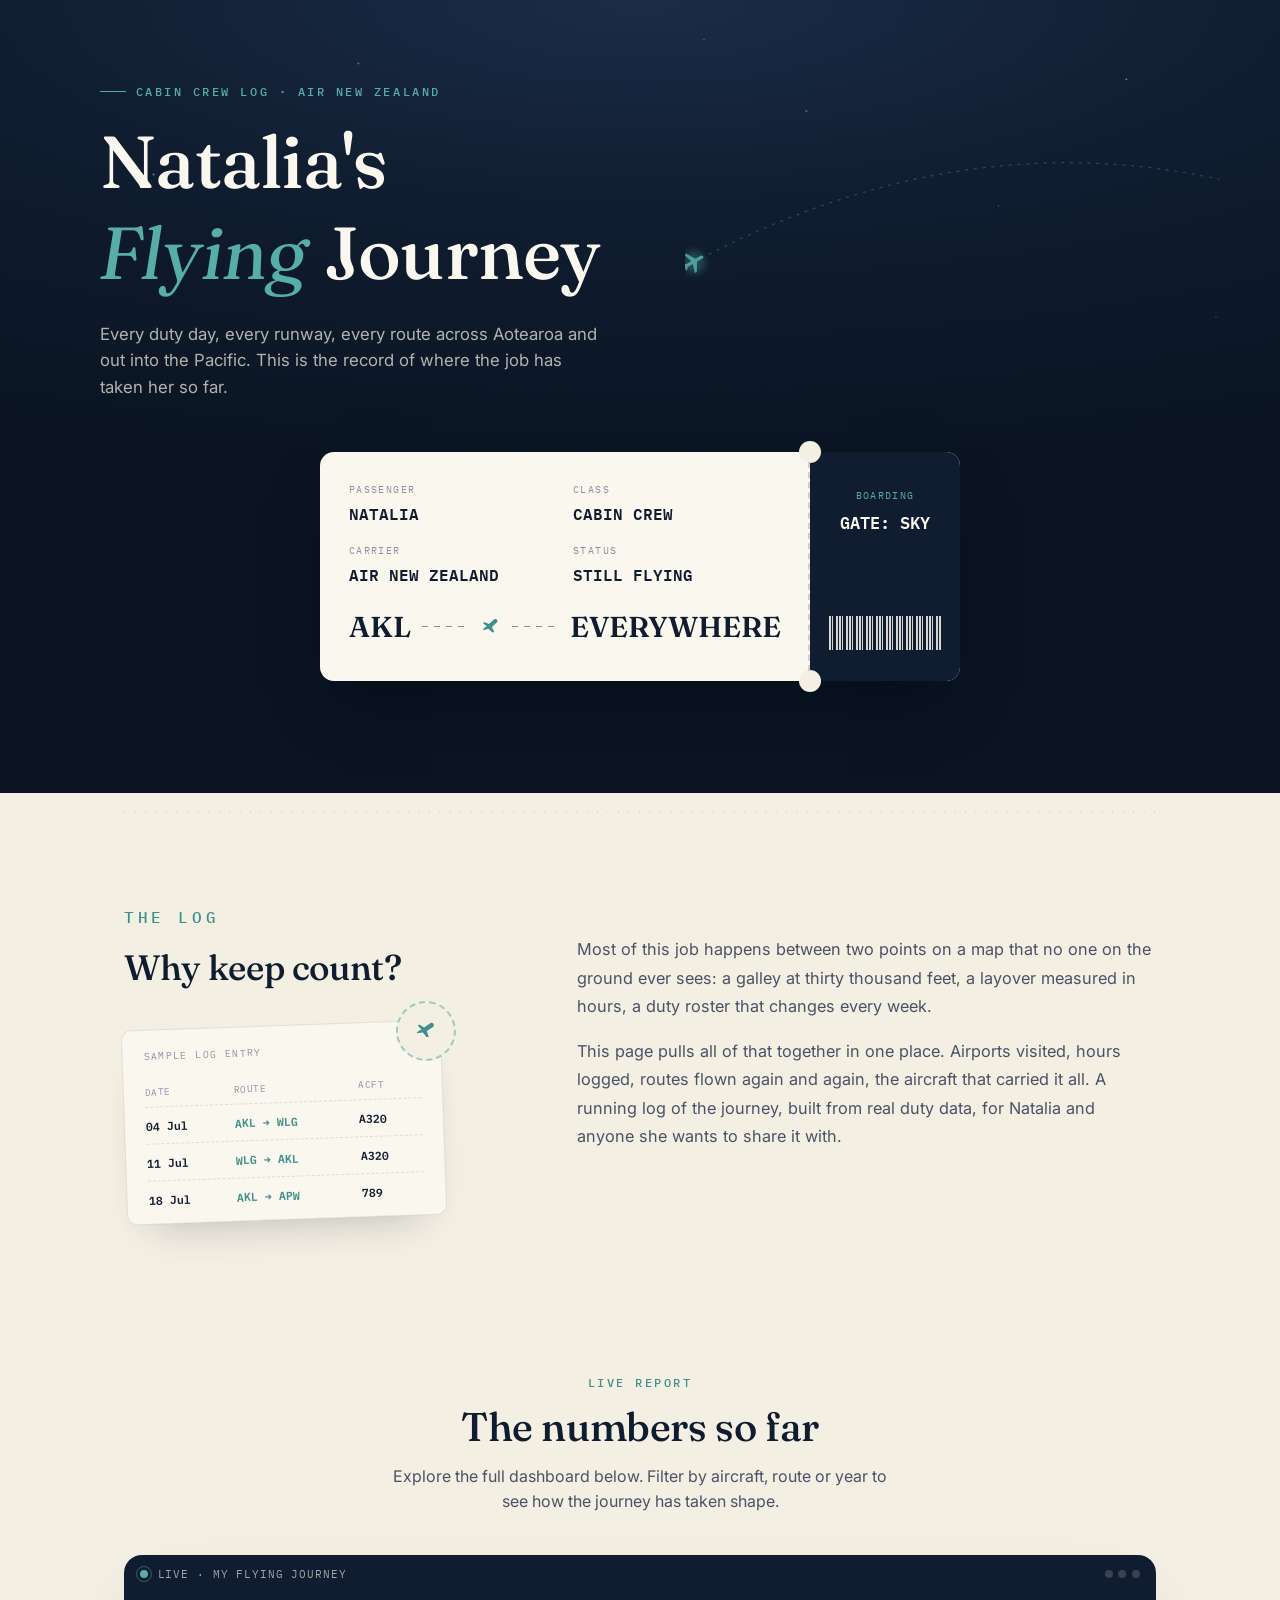
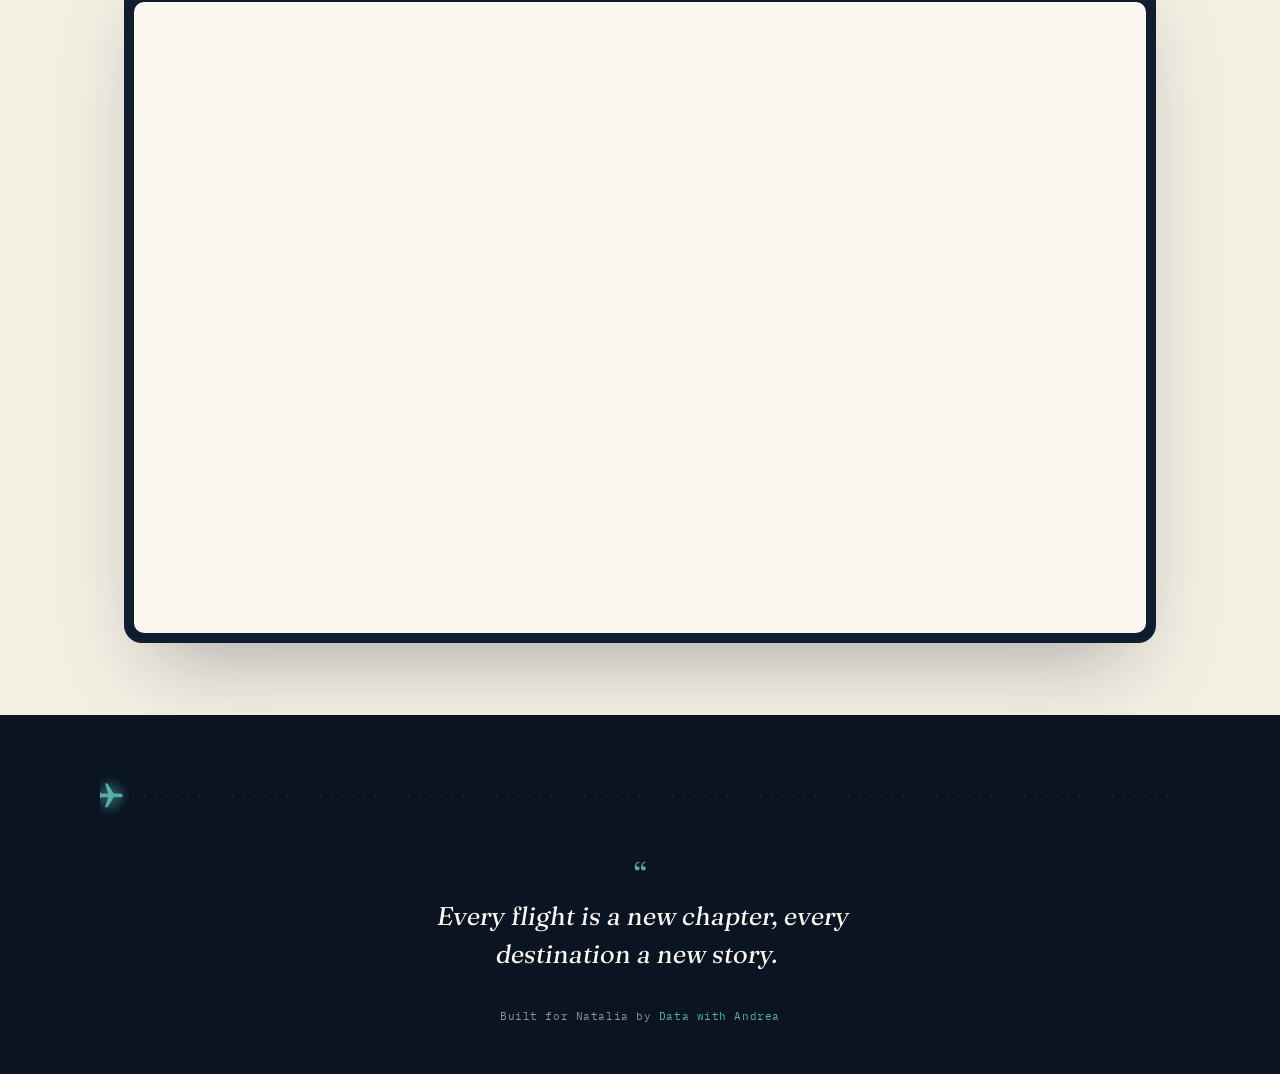
<file: flying-journey/index.html>
<!DOCTYPE html>
<html lang="en">
<head>

  <!-- Google tag (gtag.js) -->
<script async src="https://www.googletagmanager.com/gtag/js?id=G-62H016TDRE"></script>
<script>
  window.dataLayer = window.dataLayer || [];
  function gtag(){dataLayer.push(arguments);}
  gtag('js', new Date());

  gtag('config', 'G-62H016TDRE');
</script>
  
<meta charset="UTF-8">
<meta name="viewport" content="width=device-width, initial-scale=1.0">
<title>Natalia's Flying Journey</title>
<meta name="description" content="A cabin crew log of every flight, route and duty day &mdash; Natalia's Flying Journey with Air New Zealand.">
<meta name="robots" content="noindex, nofollow">

<link rel="preconnect" href="https://fonts.googleapis.com">
<link rel="preconnect" href="https://fonts.gstatic.com" crossorigin>
<link href="https://fonts.googleapis.com/css2?family=Fraunces:opsz,wght@9..144,400;9..144,500;9..144,600&family=IBM+Plex+Mono:wght@400;500;600&family=Inter:wght@400;500;600&display=swap" rel="stylesheet">

<style>
  :root{
    --ink-navy: #101d30;
    --ink-navy-deep: #0a1422;
    --paper: #f4efe3;
    --paper-soft: #faf7ef;
    --teal: #3f8f8a;
    --teal-bright: #57ada7;
    --brass: #c69a3f;
    --slate: #8a93a6;
    --slate-dark: #4a5266;
    --line: rgba(244,239,227,0.18);
    --max-w: 1080px;
  }

  *{ box-sizing: border-box; }

  html{ scroll-behavior: smooth; }

  body{
    margin:0;
    background: var(--paper);
    color: var(--ink-navy);
    font-family: 'Inter', sans-serif;
    -webkit-font-smoothing: antialiased;
    overflow-x: hidden;
  }

  a{ color: inherit; }

  .eyebrow{
    font-family: 'IBM Plex Mono', monospace;
    font-size: 0.72rem;
    letter-spacing: 0.22em;
    text-transform: uppercase;
    font-weight: 500;
  }

  h1, h2{
    font-family: 'Fraunces', serif;
    margin: 0;
    letter-spacing: -0.01em;
    font-optical-sizing: none;
    font-variation-settings: "opsz" 28;
  }

  /* ================= HERO ================= */

  .hero{
    position: relative;
    background:
      radial-gradient(ellipse 120% 60% at 50% 0%, #1a2c47 0%, var(--ink-navy) 45%, var(--ink-navy-deep) 100%);
    color: var(--paper-soft);
    padding: 4.5rem 1.5rem 7rem;
    overflow: hidden;
  }

  .hero::before{
    /* scattered stars */
    content: "";
    position: absolute;
    inset: 0;
    background-image:
      radial-gradient(1.5px 1.5px at 12% 22%, rgba(244,239,227,0.55), transparent),
      radial-gradient(1.5px 1.5px at 28% 8%, rgba(244,239,227,0.4), transparent),
      radial-gradient(1px 1px at 42% 32%, rgba(244,239,227,0.5), transparent),
      radial-gradient(1.5px 1.5px at 63% 14%, rgba(244,239,227,0.45), transparent),
      radial-gradient(1px 1px at 78% 26%, rgba(244,239,227,0.4), transparent),
      radial-gradient(1.5px 1.5px at 88% 10%, rgba(244,239,227,0.5), transparent),
      radial-gradient(1px 1px at 95% 40%, rgba(244,239,227,0.35), transparent),
      radial-gradient(1.5px 1.5px at 8% 45%, rgba(244,239,227,0.3), transparent),
      radial-gradient(1px 1px at 55% 5%, rgba(244,239,227,0.4), transparent);
    pointer-events: none;
  }

  .hero-inner{
    position: relative;
    max-width: var(--max-w);
    margin: 0 auto;
  }

  .hero .eyebrow{
    color: var(--teal-bright);
    display: flex;
    align-items: center;
    gap: 0.6rem;
  }

  .hero .eyebrow::before{
    content: "";
    width: 26px;
    height: 1px;
    background: var(--teal-bright);
    display: inline-block;
  }

  .hero h1{
    font-size: clamp(2.6rem, 7vw, 4.6rem);
    font-weight: 500;
    margin-top: 1.1rem;
    max-width: 14ch;
  }

  .hero h1 em{
    font-style: normal;
    font-weight: 400;
    color: var(--teal-bright);
    display: inline-block;
    transform: skewX(-9deg);
  }

  .hero p.lede{
    margin-top: 1.4rem;
    max-width: 46ch;
    font-size: 1.05rem;
    line-height: 1.6;
    color: rgba(244,239,227,0.72);
  }

  /* Flight path arc across hero */
  .flight-arc{
    position: absolute;
    top: 8%;
    right: -6%;
    width: 62%;
    max-width: 560px;
    opacity: 0.9;
  }

  @keyframes fly-along{
    from{ offset-distance: 0%; }
    to{ offset-distance: 100%; }
  }

  .plane-marker{
    offset-path: path("M10,150 Q310,-10 610,55");
    offset-rotate: 60deg;  /* 2 o'clock target. Icon's nose is drawn pointing at 12 o'clock (-90deg); this value is (desired - (-90)). To retarget: pick your clock hour, convert to degrees with (hour*30-90), then use (that - -90). */
    animation: fly-along 13s linear infinite;
  }

  @media (prefers-reduced-motion: reduce){
    .plane-marker{ animation: none; offset-distance: 62%; }
  }

  /* ================= BOARDING PASS (signature element) ================= */

  .pass-wrap{
    position: relative;
    max-width: 640px;
    margin: 3.2rem auto 0;
  }

  .pass{
    display: grid;
    grid-template-columns: 1fr 150px;
    background: var(--paper-soft);
    color: var(--ink-navy);
    border-radius: 14px;
    box-shadow: 0 30px 60px -20px rgba(4,10,20,0.55);
    overflow: hidden;
  }

  .pass-main{
    padding: 1.9rem 1.8rem;
    position: relative;
    min-width: 0;
  }

  .pass-main::after{
    content:"";
    position:absolute;
    top:10px; bottom:10px; right:0;
    border-right: 2px dashed rgba(16,29,48,0.18);
  }

  .pass-row{
    display:grid;
    grid-template-columns: 1fr 1fr;
    gap: 1rem;
    margin-bottom: 1.1rem;
  }

  .pass-field .k{
    font-family: 'IBM Plex Mono', monospace;
    font-size: 0.62rem;
    letter-spacing: 0.14em;
    text-transform: uppercase;
    color: var(--slate);
    display:block;
    margin-bottom: 0.25rem;
  }

  .pass-field .v{
    font-family: 'IBM Plex Mono', monospace;
    font-size: 1rem;
    font-weight: 600;
    color: var(--ink-navy);
  }

  .pass-route{
    display:flex;
    align-items:center;
    gap: 0.7rem;
    margin: 1.3rem 0 0.4rem;
    min-width: 0;
  }

  .pass-route .code{
    font-family: 'Fraunces', serif;
    font-size: clamp(1.05rem, 6vw, 1.8rem);
    font-weight: 600;
    min-width: 0;
    white-space: nowrap;
    font-optical-sizing: none;
    font-variation-settings: "opsz" 28;
  }

  .pass-route svg{ flex-shrink:0; }

  .pass-route .route-line{
    flex:1;
    height:1px;
    background: repeating-linear-gradient(to right, var(--slate) 0 6px, transparent 6px 12px);
    position: relative;
  }

  .pass-stub{
    background: var(--ink-navy);
    color: var(--paper-soft);
    padding: 1.9rem 1.2rem;
    display:flex;
    flex-direction: column;
    justify-content: space-between;
    align-items: center;
    text-align: center;
    min-width: 0;
  }

  .pass-stub .k{
    font-family: 'IBM Plex Mono', monospace;
    font-size: 0.6rem;
    letter-spacing: 0.14em;
    text-transform: uppercase;
    color: var(--teal-bright);
  }

  .pass-stub .stub-big{
    font-family: 'IBM Plex Mono', monospace;
    font-weight: 600;
    font-size: 1.05rem;
    margin: 0.35rem 0 1rem;
  }

  .barcode{
    width: 100%;
    height: 34px;
    background: repeating-linear-gradient(
      to right,
      var(--paper-soft) 0 2px, transparent 2px 3px,
      var(--paper-soft) 3px 4px, transparent 4px 7px,
      var(--paper-soft) 7px 9px, transparent 9px 10px
    );
    opacity: 0.85;
  }

  .pass-notch{
    position:absolute;
    width:22px; height:22px;
    background: var(--paper);
    border-radius: 50%;
  }
  .pass-notch.left{ left: calc(100% - 150px - 11px); top:-11px; }
  .pass-notch.right{ left: calc(100% - 150px - 11px); bottom:-11px; }

  @media (max-width: 560px){
    .pass{ grid-template-columns: 1fr; }
    .pass-main{ padding: 1.6rem 1.3rem; }
    .pass-main::after{ display:none; border-bottom: 2px dashed rgba(16,29,48,0.18); border-right:none; top:auto; left:10px; right:10px; bottom:0; }
    .pass-notch{ display:none; }
    .pass-route{ gap: 0.4rem; }
    .pass-stub{ flex-direction: row; justify-content: space-between; align-items:center; }
    .barcode{ display:none; }
  }

  /* ================= SECTIONS ================= */

  section{
    max-width: var(--max-w);
    margin: 0 auto;
    padding: 4.5rem 1.5rem;
  }

  .intro{
    display:grid;
    grid-template-columns: 1fr 1.4fr;
    gap: 2.5rem;
    align-items: start;
  }

  .intro > div:last-child{
    margin-top: 2rem;
  }

  .intro .eyebrow{ color: var(--teal); }

  .intro h2{
    font-size: clamp(1.7rem, 3.5vw, 2.2rem);
    font-weight: 500;
    margin-top: 0.8rem;
    line-height: 1.15;
  }

  .intro p{
    font-size: 1.02rem;
    line-height: 1.75;
    color: var(--slate-dark);
    margin: 0 0 1rem;
  }

  .intro p:last-child{ margin-bottom: 0; }

  @media (max-width: 760px){
    .intro{ grid-template-columns: 1fr; }
    .intro > div:last-child{ margin-top: 2.3rem; }
  }

  .log-card{
    position: relative;
    margin-top: 2.3rem;
    max-width: 320px;
    background: var(--paper-soft);
    border: 1px solid rgba(16,29,48,0.1);
    border-radius: 10px;
    padding: 1.2rem 1.3rem 0.4rem;
    transform: rotate(-2deg);
    box-shadow: 0 24px 44px -26px rgba(16,29,48,0.28);
  }

  .log-stamp{
    position: absolute;
    top: -20px;
    right: -16px;
    width: 60px;
    height: 60px;
    border-radius: 50%;
    border: 2px dashed rgba(87,173,167,0.55);
    display: flex;
    align-items: center;
    justify-content: center;
    background: var(--paper);
    transform: rotate(10deg);
  }

  .log-title{
    font-family: 'IBM Plex Mono', monospace;
    font-size: 0.62rem;
    letter-spacing: 0.14em;
    text-transform: uppercase;
    color: var(--slate);
    display: block;
    margin-bottom: 0.9rem;
  }

  .log-row{
    display: grid;
    grid-template-columns: 0.9fr 1.3fr 0.7fr;
    gap: 0.5rem;
    font-family: 'IBM Plex Mono', monospace;
    font-size: 0.72rem;
    padding: 0.5rem 0;
    border-bottom: 1px dashed rgba(16,29,48,0.12);
  }

  .log-row:last-child{ border-bottom: none; }

  .log-row.head{
    color: var(--slate);
    letter-spacing: 0.06em;
    text-transform: uppercase;
    font-size: 0.6rem;
  }

  .log-row.data{ color: var(--ink-navy); font-weight: 600; }

  .log-row.data span:nth-child(2){ color: var(--teal); }

  @media (max-width: 760px){
    .log-card{ margin: 2rem auto 0; }
  }

  /* divider */
  .divider{
    max-width: var(--max-w);
    margin: 0 auto;
    padding: 0 1.5rem;
  }
  .divider svg{ width:100%; height:auto; display:block; }

  /* dashboard frame */
  .dashboard-section .head{
    text-align:center;
    margin-bottom: 2.2rem;
  }
  .dashboard-section .eyebrow{ color: var(--teal); justify-content:center; }
  .dashboard-section .eyebrow::before{ display:none; }
  .dashboard-section h2{
    font-size: clamp(1.8rem, 4vw, 2.5rem);
    font-weight: 500;
    margin-top: 0.6rem;
  }
  .dashboard-section p.sub{
    color: var(--slate-dark);
    max-width: 50ch;
    margin: 0.8rem auto 0;
    line-height: 1.6;
  }

  .dashboard-shell{
    margin-top: 2.5rem;
    background: var(--ink-navy);
    border-radius: 18px;
    overflow: hidden;
    box-shadow: 0 40px 80px -30px rgba(16,29,48,0.35);
  }

  .dashboard-toolbar{
    display:flex;
    align-items:center;
    justify-content: space-between;
    gap: 0.8rem;
    padding: 0.75rem 1rem;
  }

  .dashboard-label{
    display:flex;
    align-items:center;
    gap: 0.6rem;
  }

  .dashboard-status{
    position: relative;
    flex-shrink: 0;
    width: 8px;
    height: 8px;
    border-radius: 50%;
    background: var(--teal-bright);
  }

  .dashboard-status::after{
    content: "";
    position: absolute;
    inset: -4px;
    border: 1.5px solid rgba(87,173,167,0.45);
    border-radius: 50%;
    animation: dashboard-pulse 2.2s ease-out infinite;
  }

  @keyframes dashboard-pulse{
    0%{ transform: scale(0.6); opacity: 1; }
    100%{ transform: scale(1.8); opacity: 0; }
  }

  .dashboard-label span{
    font-family: 'IBM Plex Mono', monospace;
    font-size: 0.68rem;
    letter-spacing: 0.08em;
    text-transform: uppercase;
    color: rgba(244,239,227,0.65);
  }

  .dashboard-decoration{
    display:flex;
    gap: 0.35rem;
  }

  .dashboard-decoration span{
    width: 8px; height: 8px; border-radius: 50%;
    background: rgba(244,239,227,0.18);
  }

  .dashboard-body{
    padding: 0.6rem;
  }

  .embed-frame-inner{
    position: relative;
    width: 100%;
    aspect-ratio: 600 / 373.5;
    min-height: 300px;
    overflow: hidden;
    border-radius: 10px;
    background: var(--paper-soft);
  }

  .embed-frame-inner iframe{
    position: absolute;
    top: 0;
    left: 0;
    width: 100%;
    height: 100%;
    border: none;
  }

  .dashboard-note{
    font-family: 'IBM Plex Mono', monospace;
    font-size: 0.75rem;
    color: var(--slate);
    text-align:center;
    margin-top: 0.9rem;
    display: none;
  }

  @media (max-width: 760px){
    .dashboard-note{ display: block; }
  }

  /* ================= FOOTER ================= */

  footer{
    background: var(--ink-navy-deep);
    color: rgba(244,239,227,0.65);
    padding: 3.5rem 1.5rem 2.5rem;
    text-align:center;
  }

  footer .quote{
    font-family: 'Fraunces', serif;
    font-style: normal;
    font-size: clamp(1.2rem, 2.6vw, 1.6rem);
    color: var(--paper-soft);
    max-width: 32ch;
    margin: 0 auto;
    line-height: 1.5;
    display: inline-block;
    transform: skewX(-9deg);
    font-optical-sizing: none;
    font-variation-settings: "opsz" 28;
  }

  footer .quote-mark{
    color: var(--teal-bright);
    font-family: 'Fraunces', serif;
    font-size: 2rem;
    display:block;
    line-height: 1;
    margin-bottom: 0.4rem;
  }

  footer .credit{
    margin-top: 2.2rem;
    font-family: 'IBM Plex Mono', monospace;
    font-size: 0.7rem;
    letter-spacing: 0.05em;
    color: var(--slate);
  }

  footer .credit a{ color: var(--teal-bright); text-decoration: none; }
  footer .credit a:hover{ text-decoration: underline; }

  .sky-trail{
    width: 100%;
    max-width: var(--max-w);
    margin: 0 auto 2.4rem;
    display: block;
    height: auto;
  }

  @keyframes fly-across{
    from{ offset-distance: 0%; }
    to{ offset-distance: 100%; }
  }

  .plane-marker-2{
    offset-path: path("M10,25 L1070,25");
    offset-rotate: 90deg;  /* 3 o'clock target — see comment on .plane-marker for how this number is derived. */
    animation: fly-across 15s linear infinite;
  }

  @media (prefers-reduced-motion: reduce){
    .plane-marker-2{ animation: none; offset-distance: 50%; }
  }

  /* ================= SCROLL REVEAL ================= */

  .reveal{
    opacity: 0;
    transform: translateY(26px);
    transition: opacity 0.7s ease, transform 0.7s ease;
  }

  .reveal.visible{
    opacity: 1;
    transform: none;
  }

  @media (prefers-reduced-motion: reduce){
    .reveal{ opacity: 1; transform: none; transition: none; }
  }

</style>
</head>
<body>

<header class="hero">
  <div class="hero-inner">
    <p class="eyebrow">CABIN CREW LOG &middot; AIR NEW ZEALAND</p>
    <h1>Natalia's<br><em>Flying</em> Journey</h1>
    <p class="lede">Every duty day, every runway, every route across Aotearoa and out into the Pacific. This is the record of where the job has taken her so far.</p>

    <div class="pass-wrap reveal">
      <div class="pass">
        <div class="pass-notch left"></div>
        <div class="pass-notch right"></div>
        <div class="pass-main">
          <div class="pass-row">
            <div class="pass-field">
              <span class="k">Passenger</span>
              <span class="v">NATALIA</span>
            </div>
            <div class="pass-field">
              <span class="k">Class</span>
              <span class="v">CABIN CREW</span>
            </div>
          </div>
          <div class="pass-row" style="margin-bottom:0;">
            <div class="pass-field">
              <span class="k">Carrier</span>
              <span class="v">AIR NEW ZEALAND</span>
            </div>
            <div class="pass-field">
              <span class="k">Status</span>
              <span class="v">STILL FLYING</span>
            </div>
          </div>
          <div class="pass-route">
            <span class="code">AKL</span>
            <span class="route-line"></span>
            <svg width="20" height="20" viewBox="0 0 24 24" fill="none"><path d="M2 16l7-2 4.5 4.5L16 18l-3-6 6-5.5c1-1 1-2.5 0-3.5-1-1-2.5-1-3.5 0L9.5 8.5 4 6l-1.5 1.5L7 11l-3 2z" fill="#3f8f8a"/></svg>
            <span class="route-line"></span>
            <span class="code">EVERYWHERE</span>
          </div>
        </div>
        <div class="pass-stub">
          <div>
            <span class="k">Boarding</span>
            <div class="stub-big">GATE: SKY</div>
          </div>
          <div class="barcode"></div>
        </div>
      </div>
    </div>

    <svg class="flight-arc" viewBox="0 0 640 220" xmlns="http://www.w3.org/2000/svg" aria-hidden="true">
      <defs>
        <filter id="plane-glow" x="-100%" y="-100%" width="300%" height="300%">
          <feGaussianBlur stdDeviation="4" />
        </filter>
      </defs>
      <path d="M10,150 Q310,-10 610,55" stroke="rgba(87,173,167,0.35)" stroke-width="1.5" stroke-dasharray="2 8" fill="none" stroke-linecap="round"/>
      <g class="plane-marker">
        <circle r="13" fill="#57ada7" opacity="0.35" filter="url(#plane-glow)"/>
        <svg width="30" height="30" viewBox="0 0 24 24" fill="none" x="-15" y="-15">
          <path d="M21 16v-2l-8-5V3.5c0-.83-.67-1.5-1.5-1.5S10 2.67 10 3.5V9l-8 5v2l8-2.5V19l-2 1.5V22l3.5-1 3.5 1v-1.5L13 19v-5.5z" fill="#57ada7"/>
        </svg>
      </g>
    </svg>
  </div>
</header>

<div class="divider" aria-hidden="true">
  <svg viewBox="0 0 1080 40" preserveAspectRatio="none">
    <line x1="0" y1="20" x2="1080" y2="20" stroke="#3f8f8a" stroke-width="1" stroke-dasharray="1 10" opacity="0.4"/>
  </svg>
</div>

<section class="intro">
  <div class="reveal">
    <p class="eyebrow">The Log</p>
    <h2>Why keep count?</h2>

    <div class="log-card">
      <div class="log-stamp" aria-hidden="true">
        <svg width="22" height="22" viewBox="0 0 24 24" fill="none"><path d="M2 16l7-2 4.5 4.5L16 18l-3-6 6-5.5c1-1 1-2.5 0-3.5-1-1-2.5-1-3.5 0L9.5 8.5 4 6l-1.5 1.5L7 11l-3 2z" fill="#3f8f8a"/></svg>
      </div>
      <span class="log-title">Sample log entry</span>
      <div class="log-row head"><span>Date</span><span>Route</span><span>Acft</span></div>
      <div class="log-row data"><span>04 Jul</span><span>AKL &rarr; WLG</span><span>A320</span></div>
      <div class="log-row data"><span>11 Jul</span><span>WLG &rarr; AKL</span><span>A320</span></div>
      <div class="log-row data"><span>18 Jul</span><span>AKL &rarr; APW</span><span>789</span></div>
    </div>
  </div>
  <div class="reveal">
    <p>Most of this job happens between two points on a map that no one on the ground ever sees: a galley at thirty thousand feet, a layover measured in hours, a duty roster that changes every week.</p>
    <p>This page pulls all of that together in one place. Airports visited, hours logged, routes flown again and again, the aircraft that carried it all. A running log of the journey, built from real duty data, for Natalia and anyone she wants to share it with.</p>
  </div>
</section>

<section class="dashboard-section">
  <div class="head reveal">
    <p class="eyebrow">Live report</p>
    <h2>The numbers so far</h2>
    <p class="sub">Explore the full dashboard below. Filter by aircraft, route or year to see how the journey has taken shape.</p>
  </div>

  <div class="dashboard-shell reveal">
    <div class="dashboard-toolbar">
      <div class="dashboard-label">
        <span class="dashboard-status" aria-hidden="true"></span>
        <span>Live &middot; My Flying Journey</span>
      </div>
      <div class="dashboard-decoration" aria-hidden="true">
        <span></span><span></span><span></span>
      </div>
    </div>
    <div class="dashboard-body">
      <div class="embed-frame-inner">
        <iframe
          title="Flight Insights"
          src="https://app.powerbi.com/view?r=eyJrIjoiNzMwYzAxNmUtMmIwYi00ODljLWEzYjEtYTQ3N2E1NzliMjliIiwidCI6ImFkNWEwYmM3LWM4YjMtNDMzNC04NzNlLWJkODQ1NzMxMGIzZSJ9"
          allowfullscreen>
        </iframe>
      </div>
    </div>
  </div>
  <p class="dashboard-note">&#8635; on a phone, turn it sideways for the full dashboard view</p>
</section>

<footer>
  <svg class="sky-trail" viewBox="0 0 1080 50" xmlns="http://www.w3.org/2000/svg" aria-hidden="true">
    <line x1="0" y1="25" x2="1080" y2="25" stroke="#57ada7" stroke-width="1" stroke-dasharray="1 10" opacity="0.4"/>
    <g class="plane-marker-2">
      <circle r="13" fill="#57ada7" opacity="0.35" filter="url(#plane-glow)"/>
      <svg width="30" height="30" viewBox="0 0 24 24" fill="none" x="-15" y="-15">
        <path d="M21 16v-2l-8-5V3.5c0-.83-.67-1.5-1.5-1.5S10 2.67 10 3.5V9l-8 5v2l8-2.5V19l-2 1.5V22l3.5-1 3.5 1v-1.5L13 19v-5.5z" fill="#57ada7"/>
      </svg>
    </g>
  </svg>
  <div class="reveal">
    <span class="quote-mark">&ldquo;</span>
    <p class="quote">Every flight is a new chapter, every destination a new story.</p>
    <p class="credit">Built for Natalia by <a href="https://datawithandrea.com.au">Data with Andrea</a></p>
  </div>
</footer>

<script>
  var revealElements = document.querySelectorAll('.reveal');

  if ('IntersectionObserver' in window) {
    var revealObserver = new IntersectionObserver(function (entries, observer) {
      entries.forEach(function (entry) {
        if (entry.isIntersecting) {
          entry.target.classList.add('visible');
          observer.unobserve(entry.target);
        }
      });
    }, { threshold: 0.12 });

    revealElements.forEach(function (element) {
      revealObserver.observe(element);
    });
  } else {
    revealElements.forEach(function (element) {
      element.classList.add('visible');
    });
  }
</script>

</body>
</html>
</file>
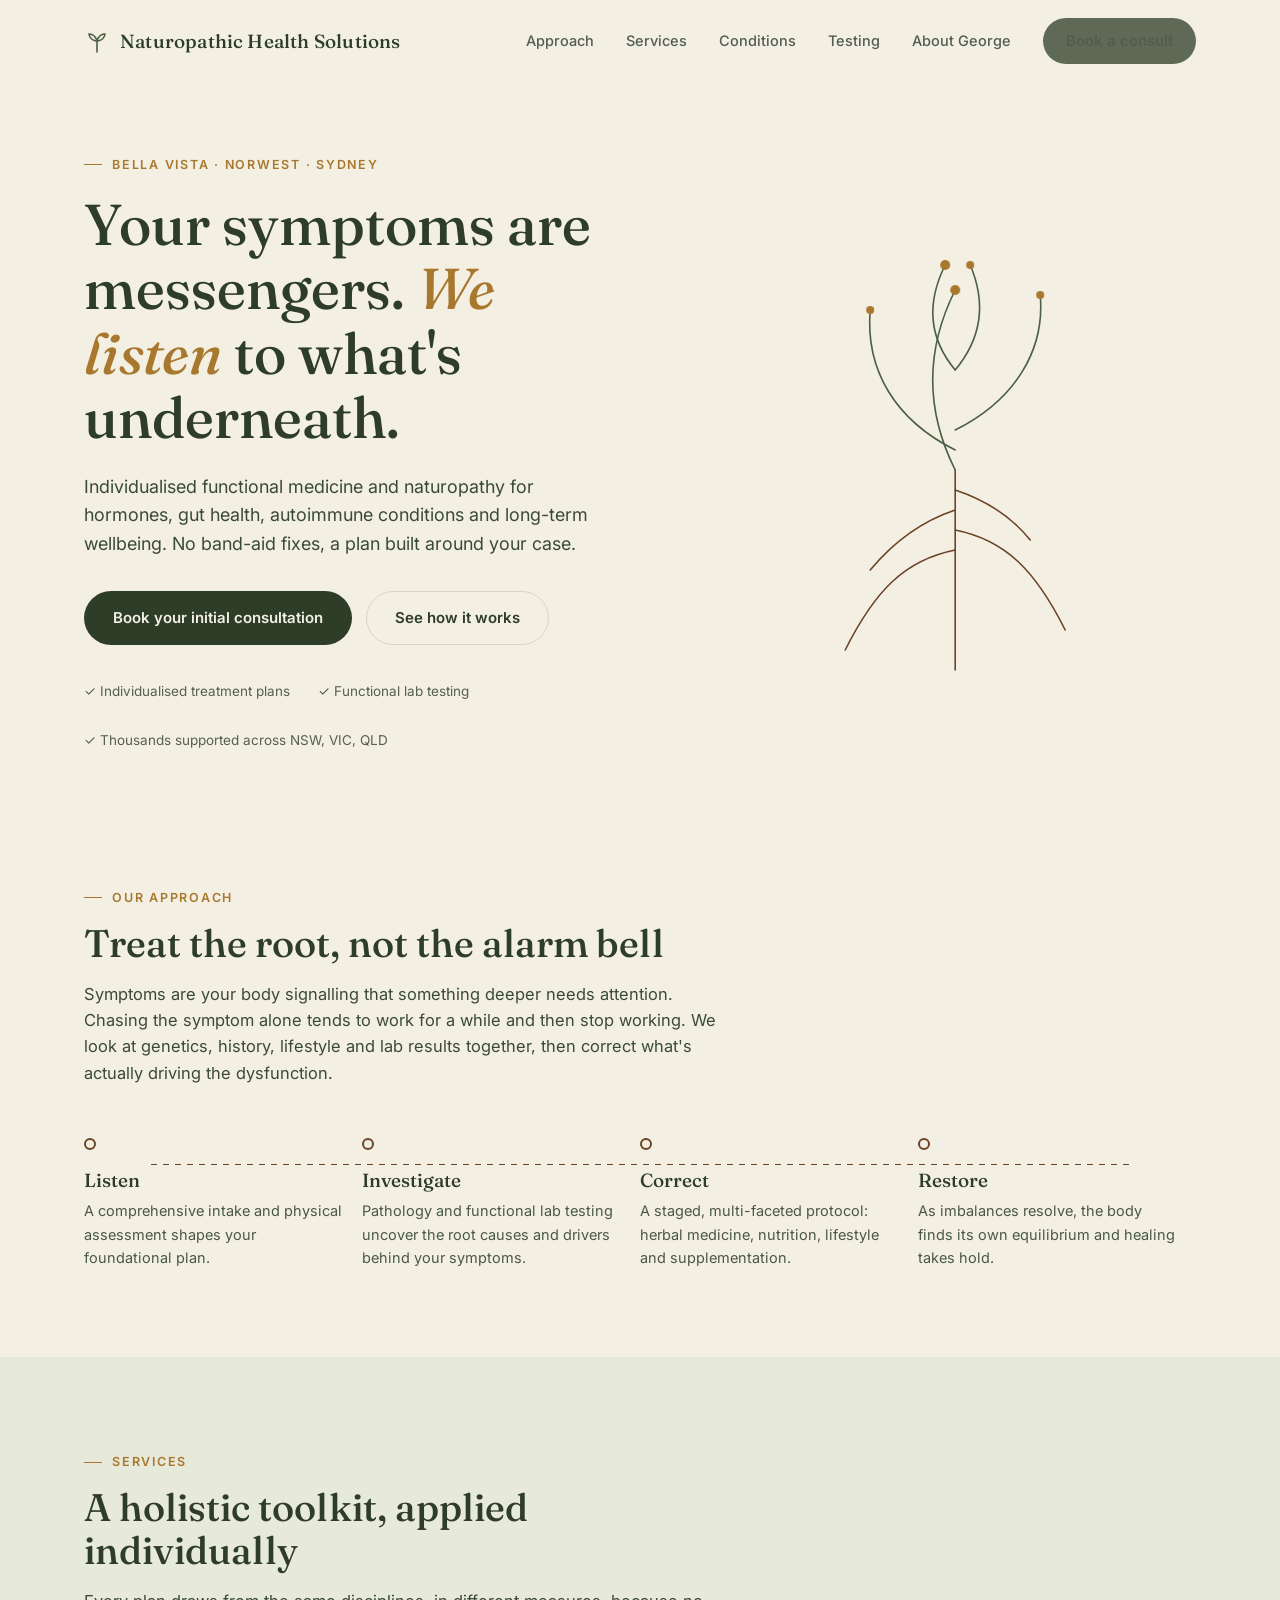
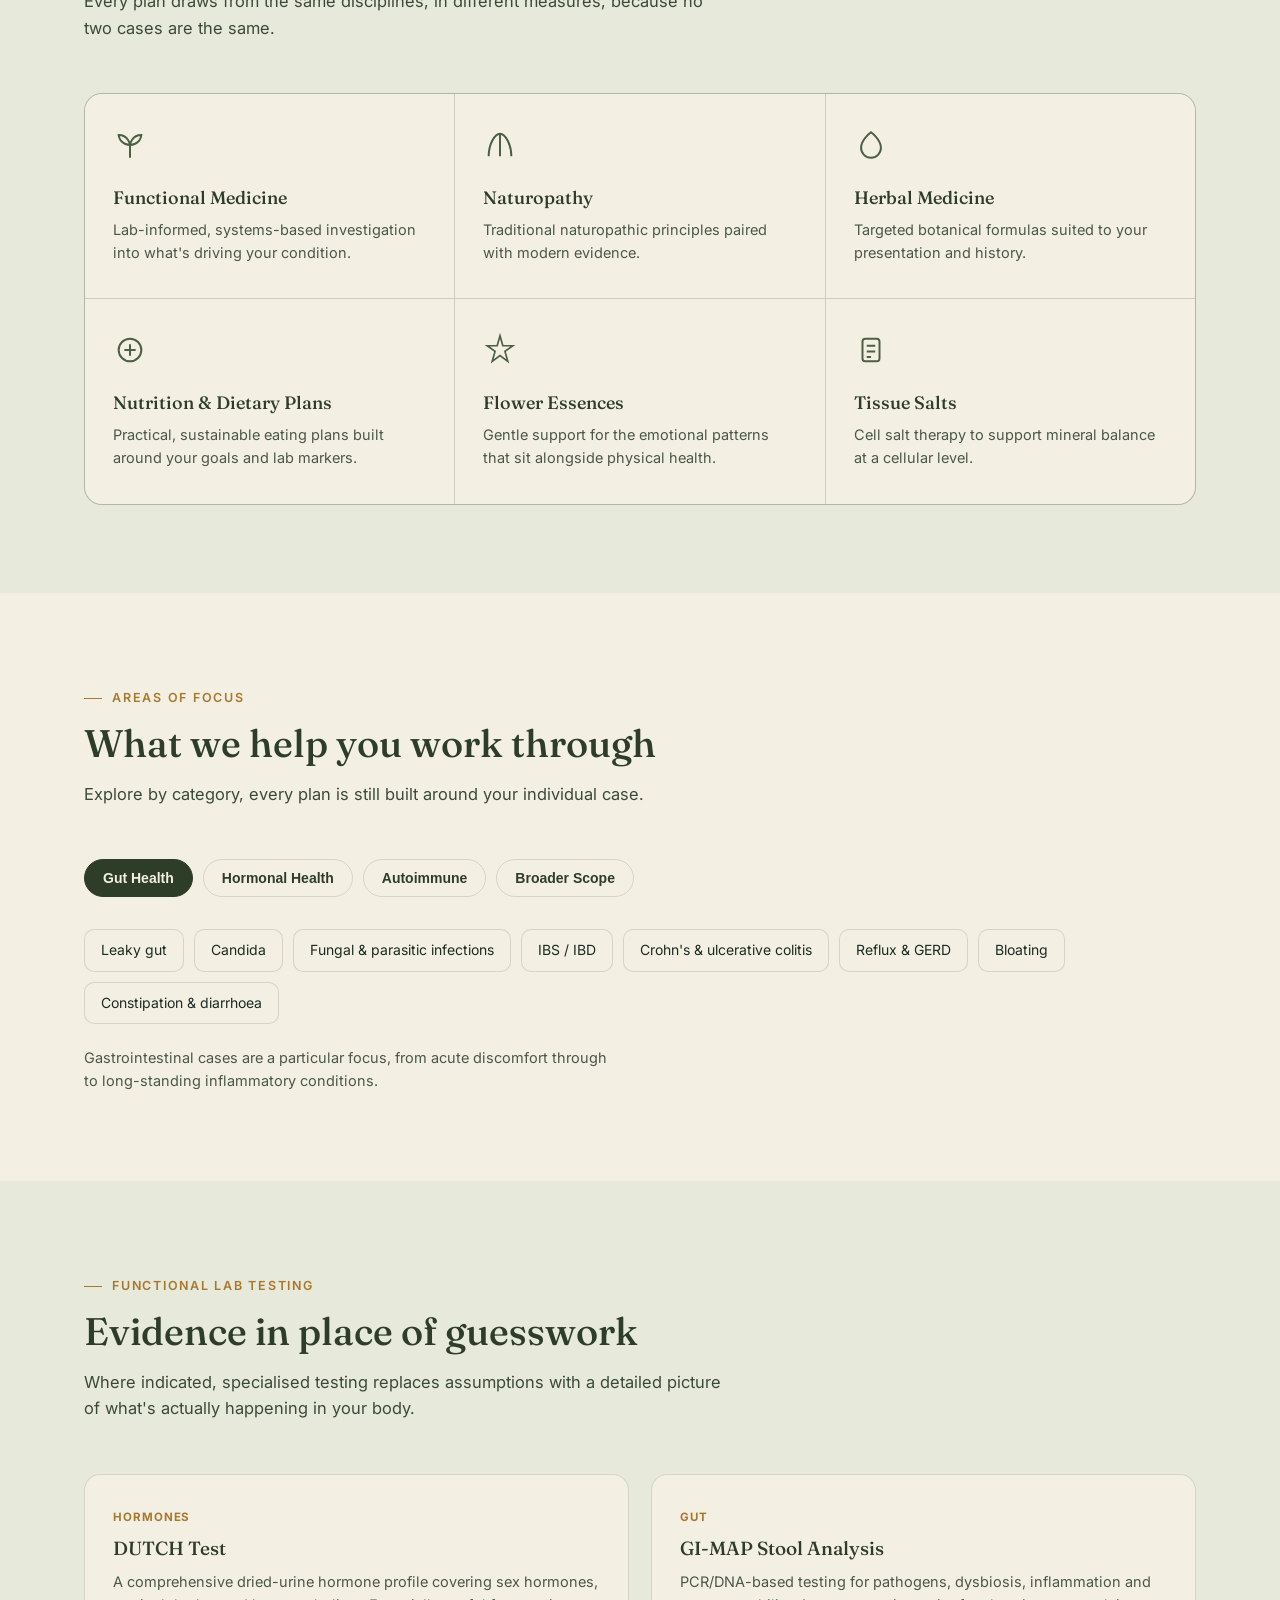
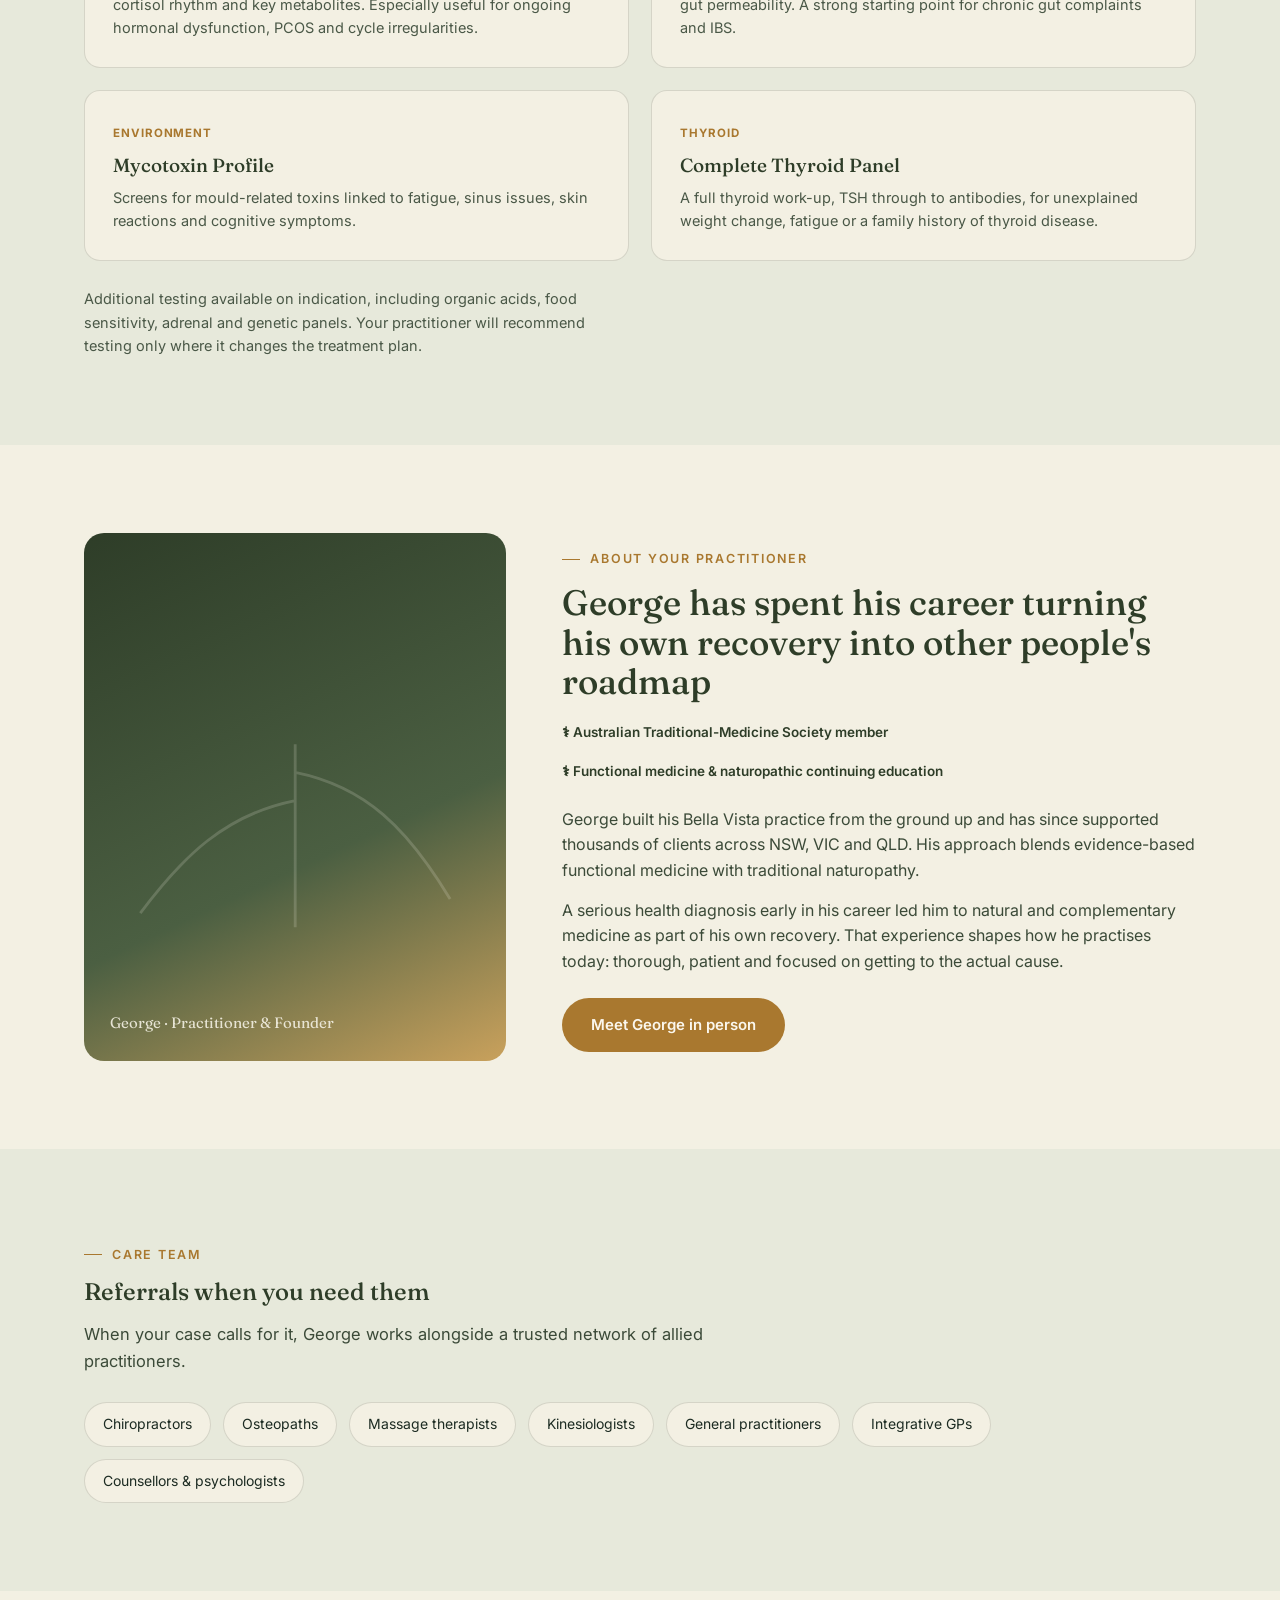
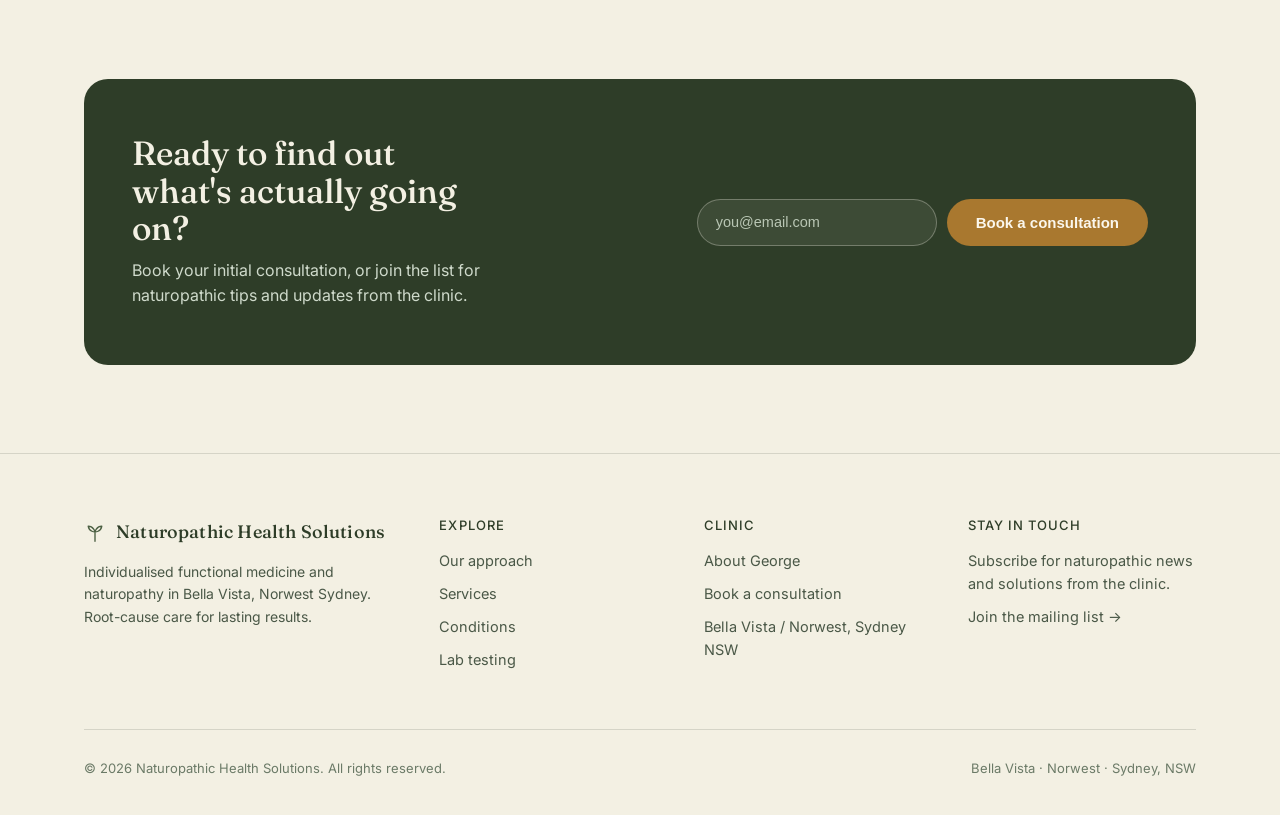
<file: naturopath/Index.html>
<!DOCTYPE html>
<html lang="en">
<head>
<meta charset="UTF-8">
<meta name="viewport" content="width=device-width, initial-scale=1.0">
<title>Naturopathic Health Solutions | Functional Medicine &amp; Naturopathy, Bella Vista</title>
<meta name="description" content="Naturopathic Health Solutions offers individualised functional medicine and naturopathy in Bella Vista, Norwest Sydney. Root-cause care for hormones, gut health, autoimmune conditions and more.">
<link rel="preconnect" href="https://fonts.googleapis.com">
<link rel="preconnect" href="https://fonts.gstatic.com" crossorigin>
<link href="https://fonts.googleapis.com/css2?family=Fraunces:opsz,wght@9..144,300;9..144,400;9..144,500;9..144,600&family=Inter:wght@400;500;600&display=swap" rel="stylesheet">
<style>
  :root{
    --ink:#1C2B22;
    --paper:#F3F0E3;
    --moss:#4B5F42;
    --moss-deep:#2E3D28;
    --gold:#A9782F;
    --gold-light:#C9A15C;
    --root:#6B4226;
    --mist:#E7E9DB;
    --line: rgba(28,43,34,0.14);
    --max: 1160px;
  }
  *{box-sizing:border-box;}
  html{scroll-behavior:smooth;}
  body{
    margin:0;
    background:var(--paper);
    color:var(--ink);
    font-family:'Inter', -apple-system, BlinkMacSystemFont, sans-serif;
    font-size:16px;
    line-height:1.6;
    -webkit-font-smoothing:antialiased;
  }
  h1,h2,h3,h4{
    font-family:'Fraunces', Georgia, serif;
    font-weight:500;
    line-height:1.12;
    margin:0;
    color:var(--moss-deep);
  }
  p{margin:0;}
  a{color:inherit;text-decoration:none;}
  img{max-width:100%;display:block;}
  .wrap{max-width:var(--max); margin:0 auto; padding:0 24px;}
  .eyebrow{
    font-size:12.5px;
    letter-spacing:.14em;
    text-transform:uppercase;
    color:var(--gold);
    font-weight:600;
    display:inline-flex;
    align-items:center;
    gap:10px;
  }
  .eyebrow::before{
    content:"";
    width:18px; height:1px;
    background:var(--gold);
    display:inline-block;
  }
  .btn{
    display:inline-flex;
    align-items:center;
    justify-content:center;
    gap:8px;
    padding:14px 28px;
    border-radius:999px;
    font-weight:600;
    font-size:15px;
    cursor:pointer;
    border:1px solid transparent;
    transition:transform .25s ease, background .25s ease, box-shadow .25s ease;
    white-space:nowrap;
  }
  .btn-primary{background:var(--moss-deep); color:var(--paper);}
  .btn-primary:hover{transform:translateY(-2px); box-shadow:0 10px 24px -8px rgba(46,61,40,.55);}
  .btn-ghost{border-color:var(--line); color:var(--moss-deep); background:transparent;}
  .btn-ghost:hover{border-color:var(--moss-deep);}
  .btn-gold{background:var(--gold); color:#FBF7ED;}
  .btn-gold:hover{transform:translateY(-2px); box-shadow:0 10px 24px -8px rgba(169,120,47,.6);}

  /* ---------- NAV ---------- */
  header{
    position:sticky; top:0; z-index:50;
    background:rgba(243,240,227,.86);
    backdrop-filter:blur(10px);
    border-bottom:1px solid transparent;
    transition:border-color .3s ease;
  }
  header.scrolled{border-bottom-color:var(--line);}
  nav{
    max-width:var(--max); margin:0 auto; padding:18px 24px;
    display:flex; align-items:center; justify-content:space-between;
  }
  .logo{
    font-family:'Fraunces', serif;
    font-size:19px;
    font-weight:500;
    color:var(--moss-deep);
    display:flex; align-items:center; gap:10px;
    letter-spacing:.01em;
  }
  .logo svg{flex-shrink:0;}
  .nav-links{display:flex; gap:32px; align-items:center; font-size:14.5px; font-weight:500;}
  .nav-links a{color:var(--ink); opacity:.75; transition:opacity .2s;}
  .nav-links a:hover{opacity:1;}
  .nav-cta{display:none;}
  .menu-btn{display:none; background:none; border:none; cursor:pointer; padding:6px;}
  .menu-btn span{display:block; width:22px; height:2px; background:var(--ink); margin:5px 0; border-radius:2px;}

  @media (max-width:900px){
    .nav-links{
      position:fixed; inset:0 0 0 auto; height:100vh; width:78%; max-width:340px;
      background:var(--paper); flex-direction:column; justify-content:center; align-items:flex-start;
      padding:40px; gap:26px; font-size:19px;
      transform:translateX(100%); transition:transform .35s ease;
      box-shadow:-20px 0 60px -20px rgba(0,0,0,.2);
    }
    .nav-links.open{transform:translateX(0);}
    .menu-btn{display:block;}
  }

  /* ---------- HERO ---------- */
  .hero{
    position:relative; overflow:hidden;
    padding:64px 0 40px;
  }
  .hero-grid{
    display:grid; grid-template-columns:1.1fr .9fr; gap:40px; align-items:center;
  }
  .hero h1{
    font-size:clamp(2.4rem, 5vw, 3.6rem);
    margin:18px 0 22px;
    max-width:15ch;
  }
  .hero h1 em{
    font-style:italic; color:var(--gold);
  }
  .hero p.sub{
    font-size:18px; max-width:46ch; color:#3B4A38; margin-bottom:32px;
  }
  .hero-ctas{display:flex; gap:14px; flex-wrap:wrap; margin-bottom:36px;}
  .hero-trust{
    display:flex; gap:28px; flex-wrap:wrap; font-size:13.5px; color:var(--moss-deep); opacity:.8;
  }
  .hero-trust div{display:flex; align-items:center; gap:8px;}
  .hero-art{position:relative; height:480px;}
  .root-svg{width:100%; height:100%;}
  .root-svg path{
    fill:none; stroke:var(--root); stroke-width:1.6; stroke-linecap:round;
    stroke-dasharray:600; stroke-dashoffset:600;
    animation:grow 2.4s ease-out forwards;
  }
  .root-svg path.leaf{stroke:var(--moss); animation-delay:.6s;}
  .root-svg circle{fill:var(--gold); opacity:0; animation:fadeIn .8s ease forwards;}
  @keyframes grow{ to{stroke-dashoffset:0;} }
  @keyframes fadeIn{ to{opacity:1;} }
  @media (prefers-reduced-motion: reduce){
    .root-svg path{animation:none; stroke-dashoffset:0;}
    .root-svg circle{animation:none; opacity:1;}
  }

  @media (max-width:900px){
    .hero-grid{grid-template-columns:1fr;}
    .hero-art{height:280px; order:-1;}
  }

  /* ---------- SECTION SCAFFOLD ---------- */
  section{padding:88px 0;}
  .section-head{max-width:640px; margin-bottom:52px;}
  .section-head h2{font-size:clamp(1.7rem,3.2vw,2.4rem); margin-top:14px;}
  .section-head p{margin-top:16px; font-size:16.5px; color:#3B4A38;}
  .alt{background:var(--mist);}

  /* ---------- PHILOSOPHY / PROCESS ---------- */
  .process{display:grid; grid-template-columns:repeat(4,1fr); gap:0; position:relative;}
  .process::before{
    content:""; position:absolute; top:26px; left:6%; right:6%; height:1px;
    background:repeating-linear-gradient(to right, var(--root) 0 6px, transparent 6px 12px);
  }
  .p-step{position:relative; padding-right:20px;}
  .p-dot{
    width:12px; height:12px; border-radius:50%; background:var(--paper); border:2px solid var(--root);
    margin-bottom:20px; position:relative; z-index:2;
  }
  .p-step h3{font-size:19px; margin-bottom:8px;}
  .p-step p{font-size:14.5px; color:#4A5847;}
  @media (max-width:900px){
    .process{grid-template-columns:1fr; gap:28px;}
    .process::before{display:none;}
  }

  /* ---------- SERVICES ---------- */
  .services-grid{display:grid; grid-template-columns:repeat(3,1fr); gap:1px; background:var(--line); border:1px solid var(--line); border-radius:18px; overflow:hidden;}
  .service{background:var(--paper); padding:34px 28px; transition:background .25s ease;}
  .service:hover{background:var(--mist);}
  .service .icon{width:34px; height:34px; margin-bottom:18px; color:var(--moss);}
  .service h3{font-size:18px; margin-bottom:10px;}
  .service p{font-size:14.5px; color:#4A5847;}
  @media (max-width:900px){ .services-grid{grid-template-columns:1fr;} }

  /* ---------- CONDITIONS ---------- */
  .cond-tabs{display:flex; gap:10px; flex-wrap:wrap; margin-bottom:32px;}
  .cond-tab{
    padding:10px 18px; border-radius:999px; border:1px solid var(--line); font-size:14px; font-weight:600;
    cursor:pointer; background:transparent; color:var(--moss-deep);
  }
  .cond-tab.active{background:var(--moss-deep); color:var(--paper); border-color:var(--moss-deep);}
  .cond-panel{display:none;}
  .cond-panel.active{display:block;}
  .pill-cloud{display:flex; flex-wrap:wrap; gap:10px;}
  .pill{
    padding:9px 16px; background:var(--paper); border:1px solid var(--line); border-radius:10px;
    font-size:14px; color:var(--ink);
  }
  .cond-note{margin-top:22px; font-size:14.5px; color:#4A5847; max-width:60ch;}

  /* ---------- TESTING ---------- */
  .test-grid{display:grid; grid-template-columns:repeat(2,1fr); gap:22px;}
  .test-card{
    background:var(--paper); border:1px solid var(--line); border-radius:16px; padding:28px;
  }
  .test-card .tag{font-size:11.5px; letter-spacing:.08em; text-transform:uppercase; color:var(--gold); font-weight:700;}
  .test-card h3{font-size:19px; margin:10px 0 10px;}
  .test-card p{font-size:14.5px; color:#4A5847;}
  @media (max-width:760px){ .test-grid{grid-template-columns:1fr;} }

  /* ---------- ABOUT ---------- */
  .about-grid{display:grid; grid-template-columns:.8fr 1.2fr; gap:56px; align-items:center;}
  .about-portrait{
    aspect-ratio:4/5; border-radius:20px;
    background:linear-gradient(155deg, var(--moss-deep), var(--moss) 60%, var(--gold-light));
    position:relative; overflow:hidden;
    display:flex; align-items:flex-end; padding:26px;
  }
  .about-portrait span{
    font-family:'Fraunces', serif; color:#F3F0E3; font-size:15px; opacity:.9;
  }
  .about-portrait svg{position:absolute; inset:0; opacity:.18;}
  .about-copy .credentials{
    display:flex; gap:18px; flex-wrap:wrap; margin:20px 0 24px; font-size:13.5px; color:var(--moss-deep); font-weight:600;
  }
  .about-copy .credentials div{display:flex; align-items:center; gap:8px;}
  .about-copy p{font-size:16px; color:#3B4A38; margin-bottom:14px;}
  @media (max-width:860px){ .about-grid{grid-template-columns:1fr;} }

  /* ---------- CARE TEAM ---------- */
  .team-strip{display:flex; flex-wrap:wrap; gap:12px;}
  .team-pill{
    padding:10px 18px; border:1px solid var(--line); border-radius:999px; font-size:14px; background:var(--paper);
  }

  /* ---------- CTA BANNER ---------- */
  .cta-banner{
    background:var(--moss-deep); color:var(--paper); border-radius:24px; padding:56px 48px;
    display:flex; justify-content:space-between; align-items:center; gap:32px; flex-wrap:wrap;
    position:relative; overflow:hidden;
  }
  .cta-banner h2{color:var(--paper); font-size:clamp(1.6rem,3vw,2.1rem); max-width:16ch;}
  .cta-banner p{color:#CFDACB; margin-top:10px; max-width:40ch;}
  .cta-form{display:flex; gap:10px; flex-wrap:wrap;}
  .cta-form input{
    padding:14px 18px; border-radius:999px; border:1px solid rgba(243,240,227,.3); background:rgba(243,240,227,.08);
    color:var(--paper); font-size:14.5px; min-width:240px;
  }
  .cta-form input::placeholder{color:#B9C6B4;}

  /* ---------- FOOTER ---------- */
  footer{padding:64px 0 36px; border-top:1px solid var(--line);}
  .foot-grid{display:grid; grid-template-columns:1.4fr 1fr 1fr 1fr; gap:36px; margin-bottom:48px;}
  .foot-brand p{font-size:14px; color:#4A5847; margin-top:14px; max-width:32ch;}
  .foot-col h4{font-family:'Inter'; font-size:13px; text-transform:uppercase; letter-spacing:.08em; color:var(--moss-deep); margin-bottom:16px;}
  .foot-col a, .foot-col p{display:block; font-size:14.5px; color:#4A5847; margin-bottom:10px;}
  .foot-col a:hover{color:var(--moss-deep);}
  .foot-bottom{display:flex; justify-content:space-between; flex-wrap:wrap; gap:12px; font-size:13px; color:#6B7A67; padding-top:28px; border-top:1px solid var(--line);}
  @media (max-width:760px){ .foot-grid{grid-template-columns:1fr 1fr;} }

  .reveal{opacity:0; transform:translateY(16px); transition:opacity .7s ease, transform .7s ease;}
  .reveal.in{opacity:1; transform:none;}
</style>
</head>
<body>

<header id="site-header">
  <nav>
    <a href="#" class="logo">
      <svg width="26" height="26" viewBox="0 0 26 26" fill="none">
        <path d="M13 24V13M13 13C13 13 6 13 5 6C11.5 6 13 13 13 13ZM13 13C13 13 20 13 21 6C14.5 6 13 13 13 13Z" stroke="#4B5F42" stroke-width="1.6" stroke-linecap="round" stroke-linejoin="round"/>
      </svg>
      Naturopathic Health Solutions
    </a>
    <div class="nav-links" id="nav-links">
      <a href="#approach">Approach</a>
      <a href="#services">Services</a>
      <a href="#conditions">Conditions</a>
      <a href="#testing">Testing</a>
      <a href="#about">About George</a>
      <a href="#contact" class="btn btn-primary" style="padding:10px 22px;">Book a consult</a>
    </div>
    <button class="menu-btn" id="menu-btn" aria-label="Toggle menu"><span></span><span></span><span></span></button>
  </nav>
</header>

<section class="hero">
  <div class="wrap hero-grid">
    <div>
      <span class="eyebrow">Bella Vista &middot; Norwest &middot; Sydney</span>
      <h1>Your symptoms are messengers. <em>We listen</em> to what's underneath.</h1>
      <p class="sub">Individualised functional medicine and naturopathy for hormones, gut health, autoimmune conditions and long-term wellbeing. No band-aid fixes, a plan built around your case.</p>
      <div class="hero-ctas">
        <a href="#contact" class="btn btn-primary">Book your initial consultation</a>
        <a href="#approach" class="btn btn-ghost">See how it works</a>
      </div>
      <div class="hero-trust">
        <div>&#10003; Individualised treatment plans</div>
        <div>&#10003; Functional lab testing</div>
        <div>&#10003; Thousands supported across NSW, VIC, QLD</div>
      </div>
    </div>
    <div class="hero-art">
      <svg class="root-svg" viewBox="0 0 360 480" preserveAspectRatio="xMidYMid meet">
        <path d="M180 460 L180 260" />
        <path d="M180 340 C 130 350, 100 380, 70 440" />
        <path d="M180 320 C 230 330, 260 360, 290 420" />
        <path d="M180 300 C 150 310, 120 330, 95 360" />
        <path d="M180 280 C 210 290, 235 305, 255 330" />
        <path class="leaf" d="M180 260 C 150 200, 150 140, 180 80" />
        <path class="leaf" d="M180 240 C 120 210, 90 160, 95 100" />
        <path class="leaf" d="M180 220 C 240 190, 270 140, 265 85" />
        <path class="leaf" d="M180 160 C 155 130, 150 95, 170 55" />
        <path class="leaf" d="M180 160 C 205 130, 212 95, 195 55" />
        <circle cx="95" cy="100" r="4" style="animation-delay:1.6s"/>
        <circle cx="265" cy="85" r="4" style="animation-delay:1.8s"/>
        <circle cx="170" cy="55" r="5" style="animation-delay:2s"/>
        <circle cx="195" cy="55" r="4" style="animation-delay:2.1s"/>
        <circle cx="180" cy="80" r="5" style="animation-delay:2.2s"/>
      </svg>
    </div>
  </div>
</section>

<section id="approach">
  <div class="wrap">
    <div class="section-head reveal">
      <span class="eyebrow">Our approach</span>
      <h2>Treat the root, not the alarm bell</h2>
      <p>Symptoms are your body signalling that something deeper needs attention. Chasing the symptom alone tends to work for a while and then stop working. We look at genetics, history, lifestyle and lab results together, then correct what's actually driving the dysfunction.</p>
    </div>
    <div class="process reveal">
      <div class="p-step">
        <div class="p-dot"></div>
        <h3>Listen</h3>
        <p>A comprehensive intake and physical assessment shapes your foundational plan.</p>
      </div>
      <div class="p-step">
        <div class="p-dot"></div>
        <h3>Investigate</h3>
        <p>Pathology and functional lab testing uncover the root causes and drivers behind your symptoms.</p>
      </div>
      <div class="p-step">
        <div class="p-dot"></div>
        <h3>Correct</h3>
        <p>A staged, multi-faceted protocol: herbal medicine, nutrition, lifestyle and supplementation.</p>
      </div>
      <div class="p-step">
        <div class="p-dot"></div>
        <h3>Restore</h3>
        <p>As imbalances resolve, the body finds its own equilibrium and healing takes hold.</p>
      </div>
    </div>
  </div>
</section>

<section id="services" class="alt">
  <div class="wrap">
    <div class="section-head reveal">
      <span class="eyebrow">Services</span>
      <h2>A holistic toolkit, applied individually</h2>
      <p>Every plan draws from the same disciplines, in different measures, because no two cases are the same.</p>
    </div>
    <div class="services-grid reveal">
      <div class="service">
        <svg class="icon" viewBox="0 0 24 24" fill="none"><path d="M12 21V12M12 12C12 12 5 12 4 5C11 5 12 12 12 12ZM12 12C12 12 19 12 20 5C13 5 12 12 12 12Z" stroke="currentColor" stroke-width="1.4"/></svg>
        <h3>Functional Medicine</h3>
        <p>Lab-informed, systems-based investigation into what's driving your condition.</p>
      </div>
      <div class="service">
        <svg class="icon" viewBox="0 0 24 24" fill="none"><path d="M4 20C4 12 8 4 12 4C16 4 20 12 20 20" stroke="currentColor" stroke-width="1.4"/><path d="M12 4V20" stroke="currentColor" stroke-width="1.4"/></svg>
        <h3>Naturopathy</h3>
        <p>Traditional naturopathic principles paired with modern evidence.</p>
      </div>
      <div class="service">
        <svg class="icon" viewBox="0 0 24 24" fill="none"><path d="M12 3C12 3 5 8 5 14C5 17.87 8.13 21 12 21C15.87 21 19 17.87 19 14C19 8 12 3 12 3Z" stroke="currentColor" stroke-width="1.4"/></svg>
        <h3>Herbal Medicine</h3>
        <p>Targeted botanical formulas suited to your presentation and history.</p>
      </div>
      <div class="service">
        <svg class="icon" viewBox="0 0 24 24" fill="none"><circle cx="12" cy="12" r="8" stroke="currentColor" stroke-width="1.4"/><path d="M12 8V16M8 12H16" stroke="currentColor" stroke-width="1.4"/></svg>
        <h3>Nutrition &amp; Dietary Plans</h3>
        <p>Practical, sustainable eating plans built around your goals and lab markers.</p>
      </div>
      <div class="service">
        <svg class="icon" viewBox="0 0 24 24" fill="none"><path d="M12 2L14 9L21 9L15.5 13L17.5 20L12 16L6.5 20L8.5 13L3 9L10 9L12 2Z" stroke="currentColor" stroke-width="1.2"/></svg>
        <h3>Flower Essences</h3>
        <p>Gentle support for the emotional patterns that sit alongside physical health.</p>
      </div>
      <div class="service">
        <svg class="icon" viewBox="0 0 24 24" fill="none"><rect x="6" y="4" width="12" height="16" rx="2" stroke="currentColor" stroke-width="1.4"/><path d="M9 9H15M9 13H15M9 17H12" stroke="currentColor" stroke-width="1.4"/></svg>
        <h3>Tissue Salts</h3>
        <p>Cell salt therapy to support mineral balance at a cellular level.</p>
      </div>
    </div>
  </div>
</section>

<section id="conditions">
  <div class="wrap">
    <div class="section-head reveal">
      <span class="eyebrow">Areas of focus</span>
      <h2>What we help you work through</h2>
      <p>Explore by category, every plan is still built around your individual case.</p>
    </div>
    <div class="reveal">
      <div class="cond-tabs" id="cond-tabs">
        <button class="cond-tab active" data-tab="gut">Gut Health</button>
        <button class="cond-tab" data-tab="hormonal">Hormonal Health</button>
        <button class="cond-tab" data-tab="autoimmune">Autoimmune</button>
        <button class="cond-tab" data-tab="broader">Broader Scope</button>
      </div>
      <div class="cond-panel active" data-panel="gut">
        <div class="pill-cloud">
          <span class="pill">Leaky gut</span><span class="pill">Candida</span><span class="pill">Fungal &amp; parasitic infections</span>
          <span class="pill">IBS / IBD</span><span class="pill">Crohn's &amp; ulcerative colitis</span><span class="pill">Reflux &amp; GERD</span>
          <span class="pill">Bloating</span><span class="pill">Constipation &amp; diarrhoea</span>
        </div>
        <p class="cond-note">Gastrointestinal cases are a particular focus, from acute discomfort through to long-standing inflammatory conditions.</p>
      </div>
      <div class="cond-panel" data-panel="hormonal">
        <div class="pill-cloud">
          <span class="pill">Menopause &amp; PMS</span><span class="pill">PCOS &amp; endometriosis</span><span class="pill">Fibroids</span>
          <span class="pill">Low libido</span><span class="pill">Low testosterone</span><span class="pill">Prostate health</span>
          <span class="pill">Infertility</span><span class="pill">Recurrent UTIs &amp; thrush</span>
        </div>
        <p class="cond-note">Support for both male and female hormonal health, from cycle irregularities to reproductive and prostate concerns.</p>
      </div>
      <div class="cond-panel" data-panel="autoimmune">
        <div class="pill-cloud">
          <span class="pill">Hashimoto's</span><span class="pill">Graves' disease</span><span class="pill">Rheumatoid arthritis</span>
          <span class="pill">Coeliac disease</span><span class="pill">Chronic fatigue syndrome</span><span class="pill">Multiple sclerosis</span>
          <span class="pill">Psoriasis &amp; alopecia</span><span class="pill">Metabolic syndrome</span>
        </div>
        <p class="cond-note">Autoimmune conditions benefit especially from a root-cause lens, since flare triggers are rarely limited to one system.</p>
      </div>
      <div class="cond-panel" data-panel="broader">
        <div class="pill-cloud">
          <span class="pill">Thyroid disease</span><span class="pill">Cardiovascular &amp; cholesterol</span><span class="pill">Weight management</span>
          <span class="pill">Anxiety &amp; stress</span><span class="pill">Fatigue &amp; insomnia</span><span class="pill">Migraines &amp; pain</span>
          <span class="pill">Skin: acne, eczema, urticaria</span><span class="pill">Cancer support</span>
        </div>
        <p class="cond-note">Alongside these, we support general wellbeing, nutritional deficiencies and lifestyle-driven imbalances.</p>
      </div>
    </div>
  </div>
</section>

<section id="testing" class="alt">
  <div class="wrap">
    <div class="section-head reveal">
      <span class="eyebrow">Functional lab testing</span>
      <h2>Evidence in place of guesswork</h2>
      <p>Where indicated, specialised testing replaces assumptions with a detailed picture of what's actually happening in your body.</p>
    </div>
    <div class="test-grid reveal">
      <div class="test-card">
        <span class="tag">Hormones</span>
        <h3>DUTCH Test</h3>
        <p>A comprehensive dried-urine hormone profile covering sex hormones, cortisol rhythm and key metabolites. Especially useful for ongoing hormonal dysfunction, PCOS and cycle irregularities.</p>
      </div>
      <div class="test-card">
        <span class="tag">Gut</span>
        <h3>GI-MAP Stool Analysis</h3>
        <p>PCR/DNA-based testing for pathogens, dysbiosis, inflammation and gut permeability. A strong starting point for chronic gut complaints and IBS.</p>
      </div>
      <div class="test-card">
        <span class="tag">Environment</span>
        <h3>Mycotoxin Profile</h3>
        <p>Screens for mould-related toxins linked to fatigue, sinus issues, skin reactions and cognitive symptoms.</p>
      </div>
      <div class="test-card">
        <span class="tag">Thyroid</span>
        <h3>Complete Thyroid Panel</h3>
        <p>A full thyroid work-up, TSH through to antibodies, for unexplained weight change, fatigue or a family history of thyroid disease.</p>
      </div>
    </div>
    <p class="cond-note" style="margin-top:26px;">Additional testing available on indication, including organic acids, food sensitivity, adrenal and genetic panels. Your practitioner will recommend testing only where it changes the treatment plan.</p>
  </div>
</section>

<section id="about">
  <div class="wrap about-grid">
    <div class="reveal">
      <div class="about-portrait">
        <svg viewBox="0 0 300 300"><path d="M150 280 L150 150M150 190 C 100 200, 70 230, 40 270M150 170 C 200 180, 230 210, 260 260" stroke="#F3F0E3" stroke-width="2" fill="none"/></svg>
        <span>George &middot; Practitioner &amp; Founder</span>
      </div>
    </div>
    <div class="about-copy reveal">
      <span class="eyebrow">About your practitioner</span>
      <h2 style="margin-top:14px; font-size:clamp(1.6rem,3vw,2.2rem);">George has spent his career turning his own recovery into other people's roadmap</h2>
      <div class="credentials">
        <div>&#9877; Australian Traditional-Medicine Society member</div>
        <div>&#9877; Functional medicine &amp; naturopathic continuing education</div>
      </div>
      <p>George built his Bella Vista practice from the ground up and has since supported thousands of clients across NSW, VIC and QLD. His approach blends evidence-based functional medicine with traditional naturopathy.</p>
      <p>A serious health diagnosis early in his career led him to natural and complementary medicine as part of his own recovery. That experience shapes how he practises today: thorough, patient and focused on getting to the actual cause.</p>
      <a href="#contact" class="btn btn-gold" style="margin-top:10px;">Meet George in person</a>
    </div>
  </div>
</section>

<section class="alt">
  <div class="wrap">
    <div class="section-head reveal" style="margin-bottom:28px;">
      <span class="eyebrow">Care team</span>
      <h2 style="font-size:1.5rem;">Referrals when you need them</h2>
      <p>When your case calls for it, George works alongside a trusted network of allied practitioners.</p>
    </div>
    <div class="team-strip reveal">
      <span class="team-pill">Chiropractors</span>
      <span class="team-pill">Osteopaths</span>
      <span class="team-pill">Massage therapists</span>
      <span class="team-pill">Kinesiologists</span>
      <span class="team-pill">General practitioners</span>
      <span class="team-pill">Integrative GPs</span>
      <span class="team-pill">Counsellors &amp; psychologists</span>
    </div>
  </div>
</section>

<section id="contact">
  <div class="wrap">
    <div class="cta-banner reveal">
      <div>
        <h2>Ready to find out what's actually going on?</h2>
        <p>Book your initial consultation, or join the list for naturopathic tips and updates from the clinic.</p>
      </div>
      <form class="cta-form" onsubmit="event.preventDefault(); this.reset(); this.querySelector('button').textContent='Booking request sent';">
        <input type="email" placeholder="you@email.com" required>
        <button type="submit" class="btn btn-gold">Book a consultation</button>
      </form>
    </div>
  </div>
</section>

<footer>
  <div class="wrap">
    <div class="foot-grid">
      <div class="foot-brand">
        <a href="#" class="logo" style="font-size:18px;">
          <svg width="22" height="22" viewBox="0 0 26 26" fill="none"><path d="M13 24V13M13 13C13 13 6 13 5 6C11.5 6 13 13 13 13ZM13 13C13 13 20 13 21 6C14.5 6 13 13 13 13Z" stroke="#4B5F42" stroke-width="1.6" stroke-linecap="round" stroke-linejoin="round"/></svg>
          Naturopathic Health Solutions
        </a>
        <p>Individualised functional medicine and naturopathy in Bella Vista, Norwest Sydney. Root-cause care for lasting results.</p>
      </div>
      <div class="foot-col">
        <h4>Explore</h4>
        <a href="#approach">Our approach</a>
        <a href="#services">Services</a>
        <a href="#conditions">Conditions</a>
        <a href="#testing">Lab testing</a>
      </div>
      <div class="foot-col">
        <h4>Clinic</h4>
        <a href="#about">About George</a>
        <a href="#contact">Book a consultation</a>
        <p>Bella Vista / Norwest, Sydney NSW</p>
      </div>
      <div class="foot-col">
        <h4>Stay in touch</h4>
        <p>Subscribe for naturopathic news and solutions from the clinic.</p>
        <a href="#contact">Join the mailing list &rarr;</a>
      </div>
    </div>
    <div class="foot-bottom">
      <span>&copy; 2026 Naturopathic Health Solutions. All rights reserved.</span>
      <span>Bella Vista &middot; Norwest &middot; Sydney, NSW</span>
    </div>
  </div>
</footer>

<script>
  // sticky header shadow
  const header = document.getElementById('site-header');
  window.addEventListener('scroll', () => {
    header.classList.toggle('scrolled', window.scrollY > 8);
  });

  // mobile menu
  const menuBtn = document.getElementById('menu-btn');
  const navLinks = document.getElementById('nav-links');
  menuBtn.addEventListener('click', () => navLinks.classList.toggle('open'));
  navLinks.querySelectorAll('a').forEach(a => a.addEventListener('click', () => navLinks.classList.remove('open')));

  // condition tabs
  const tabs = document.querySelectorAll('.cond-tab');
  const panels = document.querySelectorAll('.cond-panel');
  tabs.forEach(tab => {
    tab.addEventListener('click', () => {
      tabs.forEach(t => t.classList.remove('active'));
      panels.forEach(p => p.classList.remove('active'));
      tab.classList.add('active');
      document.querySelector(`.cond-panel[data-panel="${tab.dataset.tab}"]`).classList.add('active');
    });
  });

  // scroll reveal
  const observer = new IntersectionObserver((entries) => {
    entries.forEach(e => { if (e.isIntersecting) e.target.classList.add('in'); });
  }, { threshold: 0.15 });
  document.querySelectorAll('.reveal').forEach(el => observer.observe(el));
</script>

</body>
</html>
</file>
